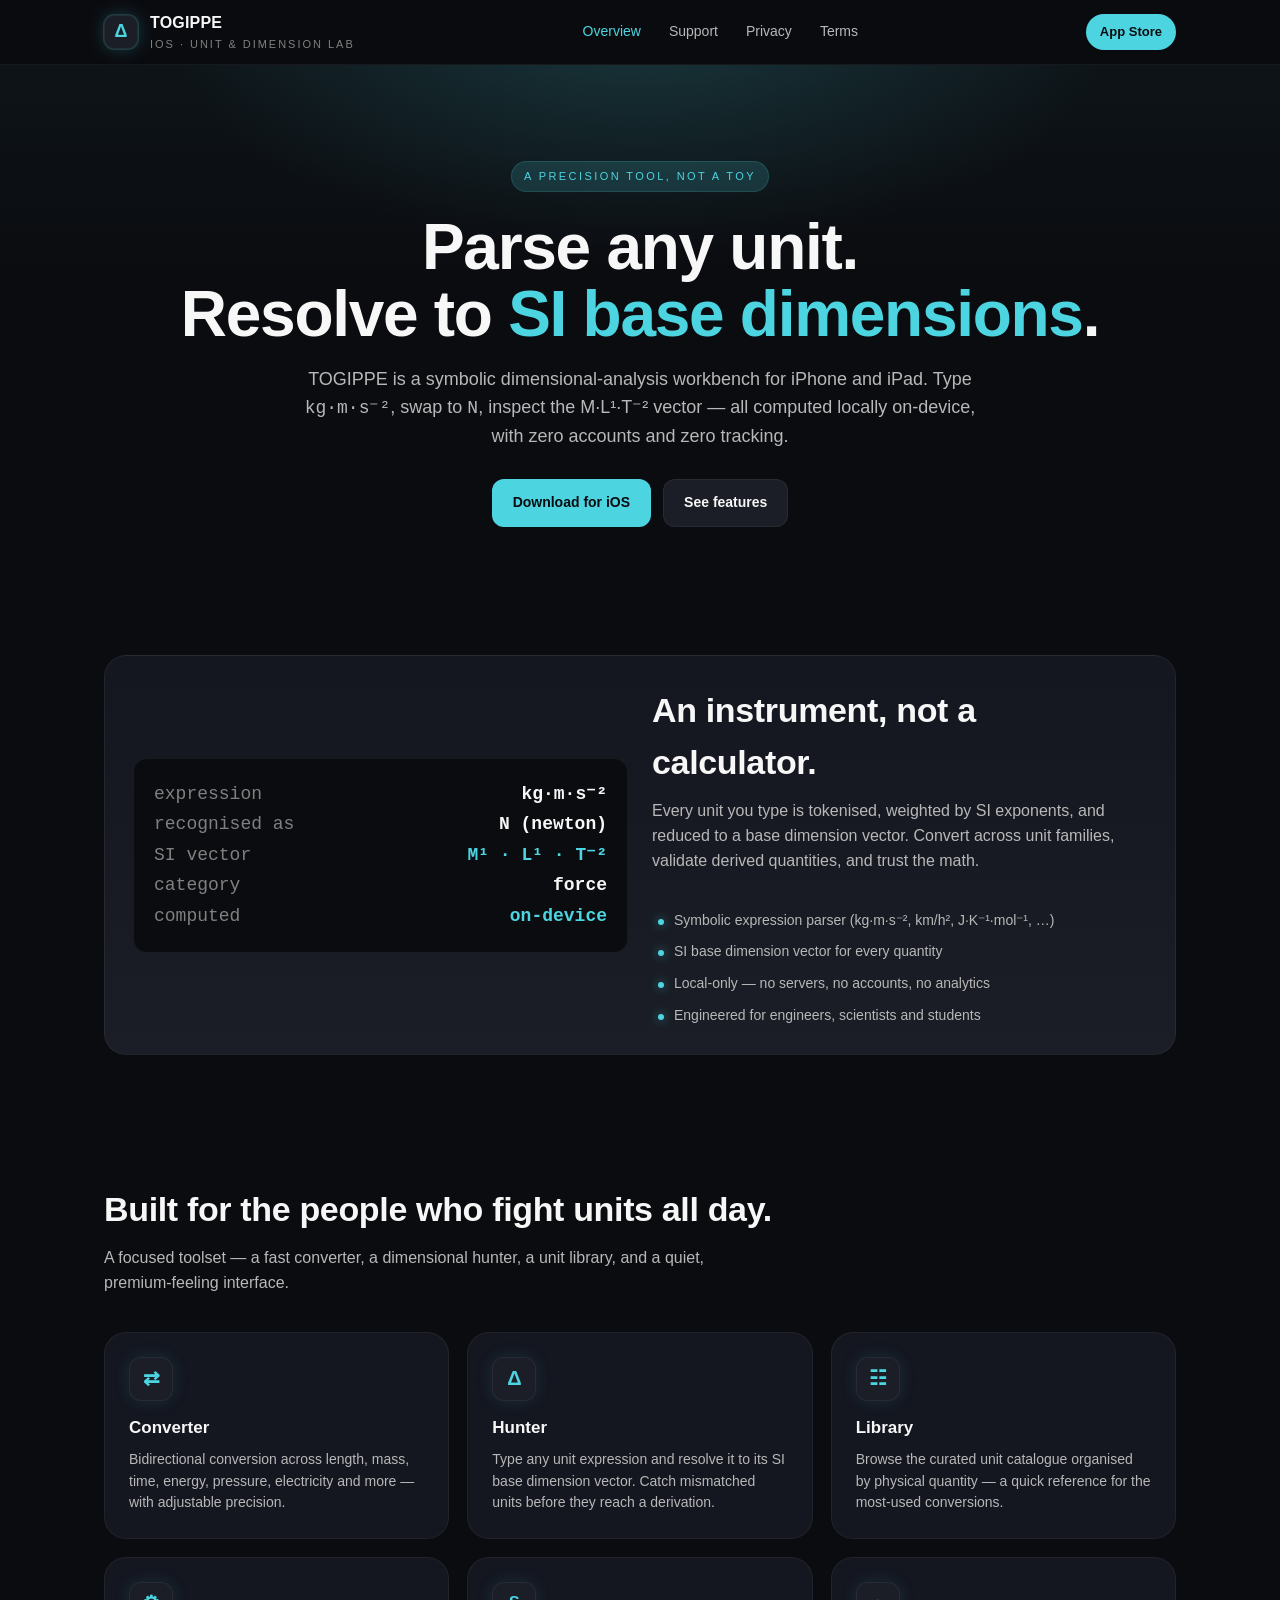
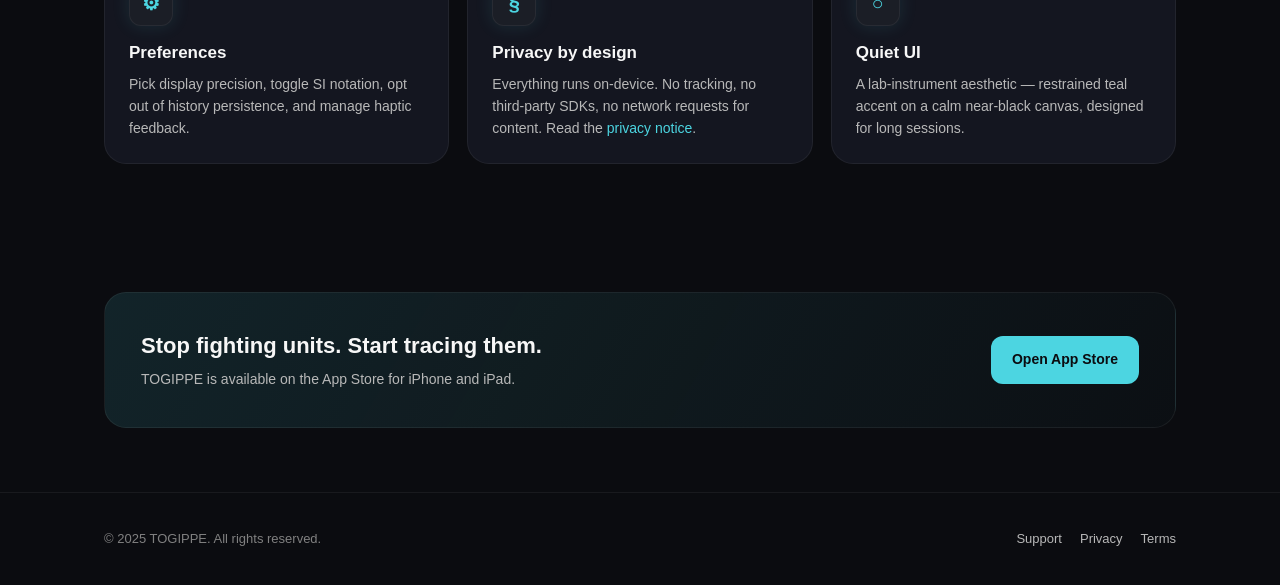
<file: index.html>
<!DOCTYPE html>
<html lang="en">
<head>
  <meta charset="UTF-8" />
  <meta name="viewport" content="width=device-width, initial-scale=1.0" />
  <meta name="description" content="TOGIPPE — a precision unit converter and dimensional analysis tool for engineers, scientists and students. Parse any unit expression and resolve it to SI base dimensions on-device." />
  <meta name="theme-color" content="#0B0C10" />
  <title>TOGIPPE — Parse. Convert. Inspect.</title>
  <link rel="stylesheet" href="style.css" />
</head>
<body>

  <!-- NAV -->
  <nav class="nav">
    <div class="container nav-inner">
      <a href="index.html" class="brand">
        <span class="brand-mark">Δ</span>
        <span>
          <div class="brand-name">TOGIPPE</div>
          <div class="brand-sub">iOS · Unit &amp; Dimension Lab</div>
        </span>
      </a>
      <div class="nav-links">
        <a href="index.html" class="active">Overview</a>
        <a href="support.html">Support</a>
        <a href="privacy.html">Privacy</a>
        <a href="terms.html">Terms</a>
      </div>
      <a class="nav-cta" href="https://apps.apple.com/" target="_blank" rel="noopener">App Store</a>
    </div>
  </nav>

  <!-- HERO -->
  <header class="hero">
    <div class="container hero-inner">
      <span class="hero-eyebrow">A precision tool, not a toy</span>
      <h1>Parse any unit.<br/>Resolve to <span class="accent">SI base dimensions</span>.</h1>
      <p class="lead">
        TOGIPPE is a symbolic dimensional-analysis workbench for iPhone and iPad.
        Type <code>kg·m·s⁻²</code>, swap to <code>N</code>, inspect the M·L¹·T⁻² vector —
        all computed locally on-device, with zero accounts and zero tracking.
      </p>
      <div class="hero-actions">
        <a class="btn btn-primary" href="https://apps.apple.com/" target="_blank" rel="noopener">Download for iOS</a>
        <a class="btn btn-ghost" href="#features">See features</a>
      </div>
    </div>
  </header>

  <!-- DEMO -->
  <section>
    <div class="container">
      <div class="demo">
        <div class="demo-formula" aria-label="Example dimensional analysis">
          <div class="row"><span class="k">expression</span><span class="v">kg·m·s⁻²</span></div>
          <div class="row"><span class="k">recognised as</span><span class="v">N (newton)</span></div>
          <div class="row"><span class="k">SI vector</span><span class="v accent">M¹ · L¹ · T⁻²</span></div>
          <div class="row"><span class="k">category</span><span class="v">force</span></div>
          <div class="row"><span class="k">computed</span><span class="v accent">on-device</span></div>
        </div>
        <div>
          <h2 class="section-title">An instrument, not a calculator.</h2>
          <p class="section-sub">
            Every unit you type is tokenised, weighted by SI exponents, and reduced to a base
            dimension vector. Convert across unit families, validate derived quantities,
            and trust the math.
          </p>
          <ul class="bullets">
            <li>Symbolic expression parser (kg·m·s⁻², km/h², J·K⁻¹·mol⁻¹, …)</li>
            <li>SI base dimension vector for every quantity</li>
            <li>Local-only — no servers, no accounts, no analytics</li>
            <li>Engineered for engineers, scientists and students</li>
          </ul>
        </div>
      </div>
    </div>
  </section>

  <!-- FEATURES -->
  <section id="features">
    <div class="container">
      <h2 class="section-title">Built for the people who fight units all day.</h2>
      <p class="section-sub">
        A focused toolset — a fast converter, a dimensional hunter, a unit library,
        and a quiet, premium-feeling interface.
      </p>

      <div class="grid">
        <div class="card">
          <div class="glyph">⇄</div>
          <h3>Converter</h3>
          <p>Bidirectional conversion across length, mass, time, energy, pressure, electricity and more — with adjustable precision.</p>
        </div>
        <div class="card">
          <div class="glyph">Δ</div>
          <h3>Hunter</h3>
          <p>Type any unit expression and resolve it to its SI base dimension vector. Catch mismatched units before they reach a derivation.</p>
        </div>
        <div class="card">
          <div class="glyph">☷</div>
          <h3>Library</h3>
          <p>Browse the curated unit catalogue organised by physical quantity — a quick reference for the most-used conversions.</p>
        </div>
        <div class="card">
          <div class="glyph">⚙︎</div>
          <h3>Preferences</h3>
          <p>Pick display precision, toggle SI notation, opt out of history persistence, and manage haptic feedback.</p>
        </div>
        <div class="card">
          <div class="glyph">§</div>
          <h3>Privacy by design</h3>
          <p>Everything runs on-device. No tracking, no third-party SDKs, no network requests for content. Read the <a href="privacy.html">privacy notice</a>.</p>
        </div>
        <div class="card">
          <div class="glyph">○</div>
          <h3>Quiet UI</h3>
          <p>A lab-instrument aesthetic — restrained teal accent on a calm near-black canvas, designed for long sessions.</p>
        </div>
      </div>
    </div>
  </section>

  <!-- CTA -->
  <section>
    <div class="container">
      <div class="cta-strip">
        <div>
          <h3>Stop fighting units. Start tracing them.</h3>
          <p>TOGIPPE is available on the App Store for iPhone and iPad.</p>
        </div>
        <a class="btn btn-primary" href="https://apps.apple.com/" target="_blank" rel="noopener">Open App Store</a>
      </div>
    </div>
  </section>

  <!-- FOOTER -->
  <footer>
    <div class="container foot-inner">
      <div>© 2025 TOGIPPE. All rights reserved.</div>
      <div class="foot-links">
        <a href="support.html">Support</a>
        <a href="privacy.html">Privacy</a>
        <a href="terms.html">Terms</a>
      </div>
    </div>
  </footer>

</body>
</html>
</file>
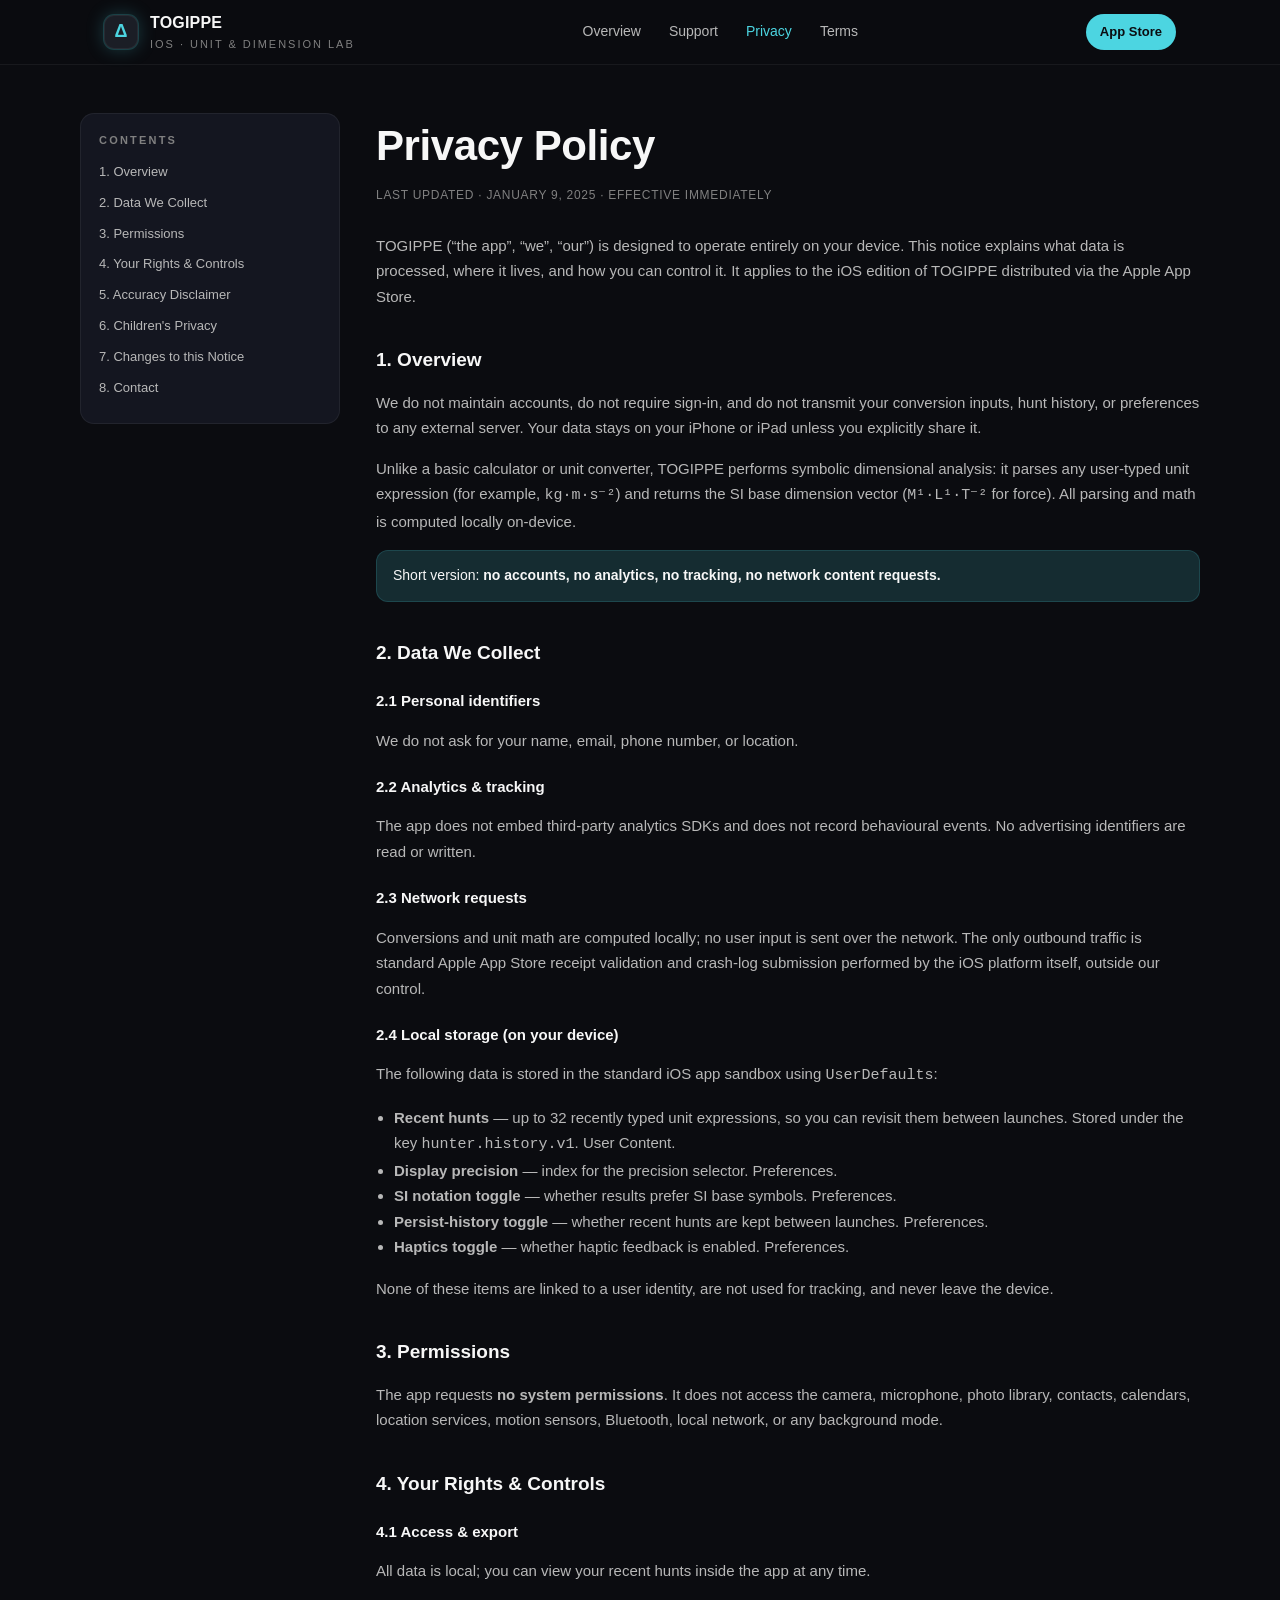
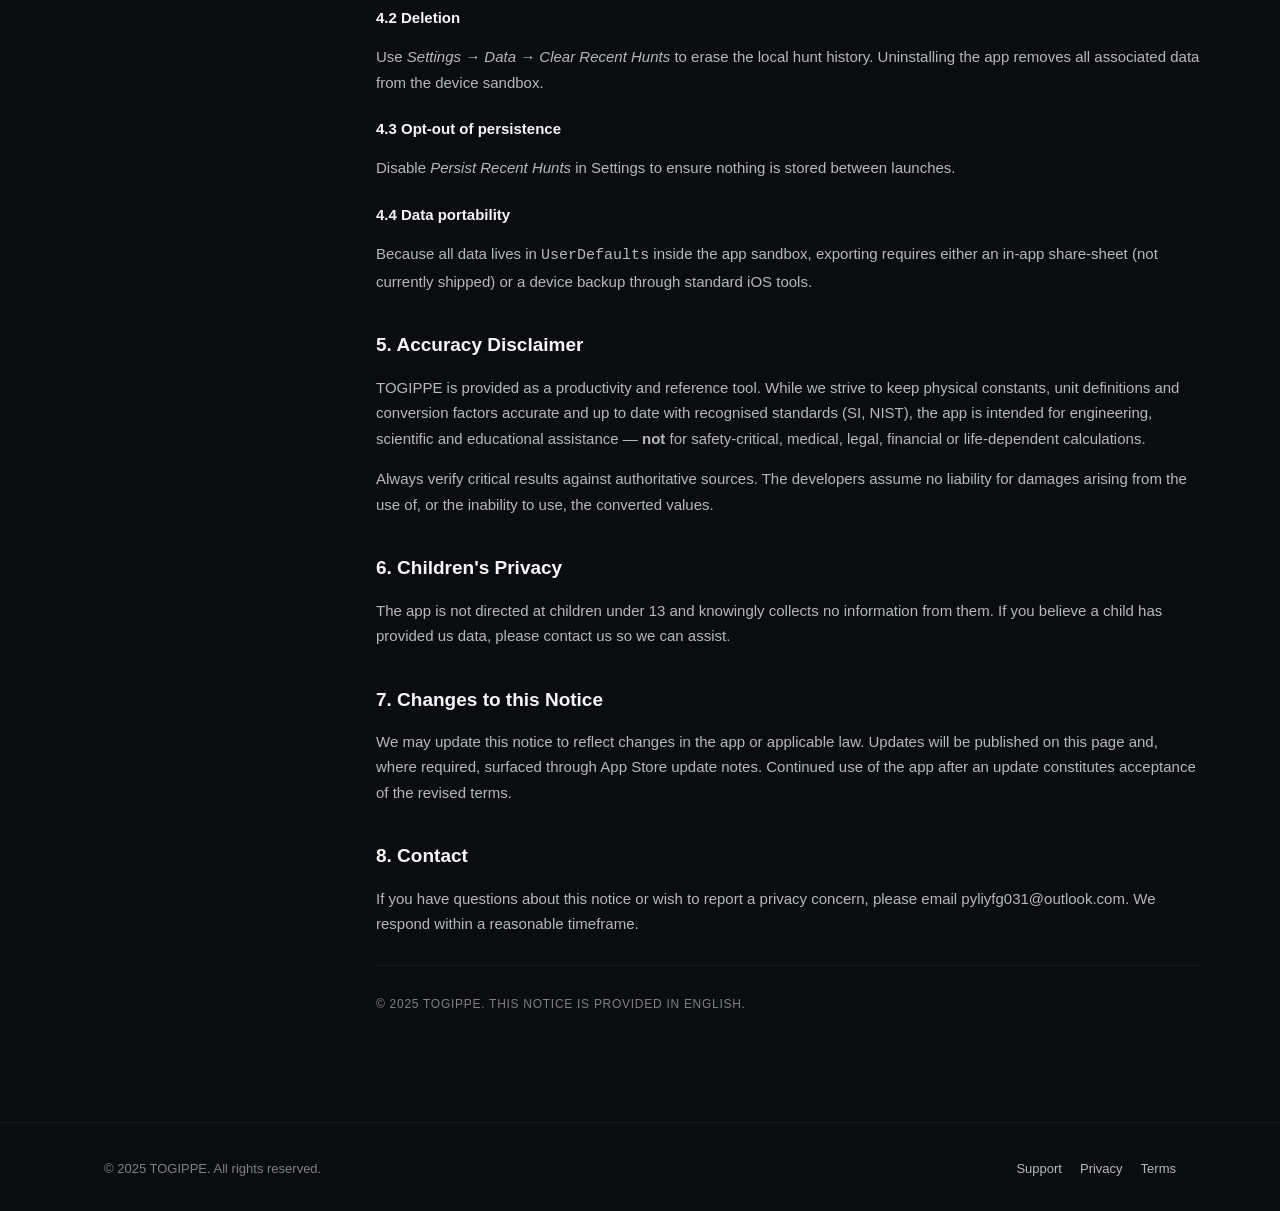
<file: privacy.html>
<!DOCTYPE html>
<html lang="en">
<head>
  <meta charset="UTF-8" />
  <meta name="viewport" content="width=device-width, initial-scale=1.0" />
  <meta name="description" content="TOGIPPE Privacy Policy — how the app handles your data, what is stored locally, and what is never collected." />
  <meta name="theme-color" content="#0B0C10" />
  <title>Privacy Policy — TOGIPPE</title>
  <link rel="stylesheet" href="style.css" />
</head>
<body>

  <!-- NAV -->
  <nav class="nav">
    <div class="container nav-inner">
      <a href="index.html" class="brand">
        <span class="brand-mark">Δ</span>
        <span>
          <div class="brand-name">TOGIPPE</div>
          <div class="brand-sub">iOS · Unit &amp; Dimension Lab</div>
        </span>
      </a>
      <div class="nav-links">
        <a href="index.html">Overview</a>
        <a href="support.html">Support</a>
        <a href="privacy.html" class="active">Privacy</a>
        <a href="terms.html">Terms</a>
      </div>
      <a class="nav-cta" href="https://apps.apple.com/" target="_blank" rel="noopener">App Store</a>
    </div>
  </nav>

  <main class="container legal-layout">

    <!-- TOC -->
    <aside class="toc">
      <h4>Contents</h4>
      <ul>
        <li><a href="#overview">1. Overview</a></li>
        <li><a href="#collect">2. Data We Collect</a></li>
        <li><a href="#permissions">3. Permissions</a></li>
        <li><a href="#rights">4. Your Rights &amp; Controls</a></li>
        <li><a href="#disclaimer">5. Accuracy Disclaimer</a></li>
        <li><a href="#children">6. Children's Privacy</a></li>
        <li><a href="#changes">7. Changes to this Notice</a></li>
        <li><a href="#contact">8. Contact</a></li>
      </ul>
    </aside>

    <!-- ARTICLE -->
    <article class="legal">
      <h1>Privacy Policy</h1>
      <div class="meta">Last updated · January 9, 2025  ·  Effective immediately</div>

      <p>
        TOGIPPE (“the app”, “we”, “our”) is designed to operate entirely on your device.
        This notice explains what data is processed, where it lives, and how you can control it.
        It applies to the iOS edition of TOGIPPE distributed via the Apple App Store.
      </p>

      <h2 id="overview">1. Overview</h2>
      <p>
        We do not maintain accounts, do not require sign-in, and do not transmit your conversion
        inputs, hunt history, or preferences to any external server. Your data stays on your
        iPhone or iPad unless you explicitly share it.
      </p>
      <p>
        Unlike a basic calculator or unit converter, TOGIPPE performs symbolic
        dimensional analysis: it parses any user-typed unit expression (for example,
        <code>kg·m·s⁻²</code>) and returns the SI base dimension vector
        (<code>M¹·L¹·T⁻²</code> for force). All parsing and math is computed locally on-device.
      </p>

      <div class="callout">
        Short version: <strong>no accounts, no analytics, no tracking, no network content requests.</strong>
      </div>

      <h2 id="collect">2. Data We Collect</h2>

      <h3>2.1 Personal identifiers</h3>
      <p>We do not ask for your name, email, phone number, or location.</p>

      <h3>2.2 Analytics &amp; tracking</h3>
      <p>
        The app does not embed third-party analytics SDKs and does not record behavioural events.
        No advertising identifiers are read or written.
      </p>

      <h3>2.3 Network requests</h3>
      <p>
        Conversions and unit math are computed locally; no user input is sent over the network.
        The only outbound traffic is standard Apple App Store receipt validation and
        crash-log submission performed by the iOS platform itself, outside our control.
      </p>

      <h3>2.4 Local storage (on your device)</h3>
      <p>The following data is stored in the standard iOS app sandbox using <code>UserDefaults</code>:</p>
      <ul>
        <li><strong>Recent hunts</strong> — up to 32 recently typed unit expressions, so you can revisit them between launches. Stored under the key <code>hunter.history.v1</code>. User Content.</li>
        <li><strong>Display precision</strong> — index for the precision selector. Preferences.</li>
        <li><strong>SI notation toggle</strong> — whether results prefer SI base symbols. Preferences.</li>
        <li><strong>Persist-history toggle</strong> — whether recent hunts are kept between launches. Preferences.</li>
        <li><strong>Haptics toggle</strong> — whether haptic feedback is enabled. Preferences.</li>
      </ul>
      <p>
        None of these items are linked to a user identity, are not used for tracking,
        and never leave the device.
      </p>

      <h2 id="permissions">3. Permissions</h2>
      <p>
        The app requests <strong>no system permissions</strong>. It does not access the camera,
        microphone, photo library, contacts, calendars, location services, motion sensors,
        Bluetooth, local network, or any background mode.
      </p>

      <h2 id="rights">4. Your Rights &amp; Controls</h2>

      <h3>4.1 Access &amp; export</h3>
      <p>
        All data is local; you can view your recent hunts inside the app at any time.
      </p>

      <h3>4.2 Deletion</h3>
      <p>
        Use <em>Settings → Data → Clear Recent Hunts</em> to erase the local hunt history.
        Uninstalling the app removes all associated data from the device sandbox.
      </p>

      <h3>4.3 Opt-out of persistence</h3>
      <p>
        Disable <em>Persist Recent Hunts</em> in Settings to ensure nothing is stored between launches.
      </p>

      <h3>4.4 Data portability</h3>
      <p>
        Because all data lives in <code>UserDefaults</code> inside the app sandbox, exporting
        requires either an in-app share-sheet (not currently shipped) or a device backup through
        standard iOS tools.
      </p>

      <h2 id="disclaimer">5. Accuracy Disclaimer</h2>
      <p>
        TOGIPPE is provided as a productivity and reference tool. While we strive to keep
        physical constants, unit definitions and conversion factors accurate and up to date with
        recognised standards (SI, NIST), the app is intended for engineering, scientific and
        educational assistance — <strong>not</strong> for safety-critical, medical, legal,
        financial or life-dependent calculations.
      </p>
      <p>
        Always verify critical results against authoritative sources. The developers assume no
        liability for damages arising from the use of, or the inability to use, the converted values.
      </p>

      <h2 id="children">6. Children's Privacy</h2>
      <p>
        The app is not directed at children under 13 and knowingly collects no information
        from them. If you believe a child has provided us data, please contact us so we can assist.
      </p>

      <h2 id="changes">7. Changes to this Notice</h2>
      <p>
        We may update this notice to reflect changes in the app or applicable law.
        Updates will be published on this page and, where required, surfaced through
        App Store update notes. Continued use of the app after an update constitutes
        acceptance of the revised terms.
      </p>

      <h2 id="contact">8. Contact</h2>
      <p>
        If you have questions about this notice or wish to report a privacy concern,
        please email pyliyfg031@outlook.com.
        We respond within a reasonable timeframe.
      </p>

      <hr />
      <p class="meta">© 2025 TOGIPPE. This notice is provided in English.</p>
    </article>
  </main>

  <!-- FOOTER -->
  <footer>
    <div class="container foot-inner">
      <div>© 2025 TOGIPPE. All rights reserved.</div>
      <div class="foot-links">
        <a href="support.html">Support</a>
        <a href="privacy.html">Privacy</a>
        <a href="terms.html">Terms</a>
      </div>
    </div>
  </footer>

</body>
</html>
</file>
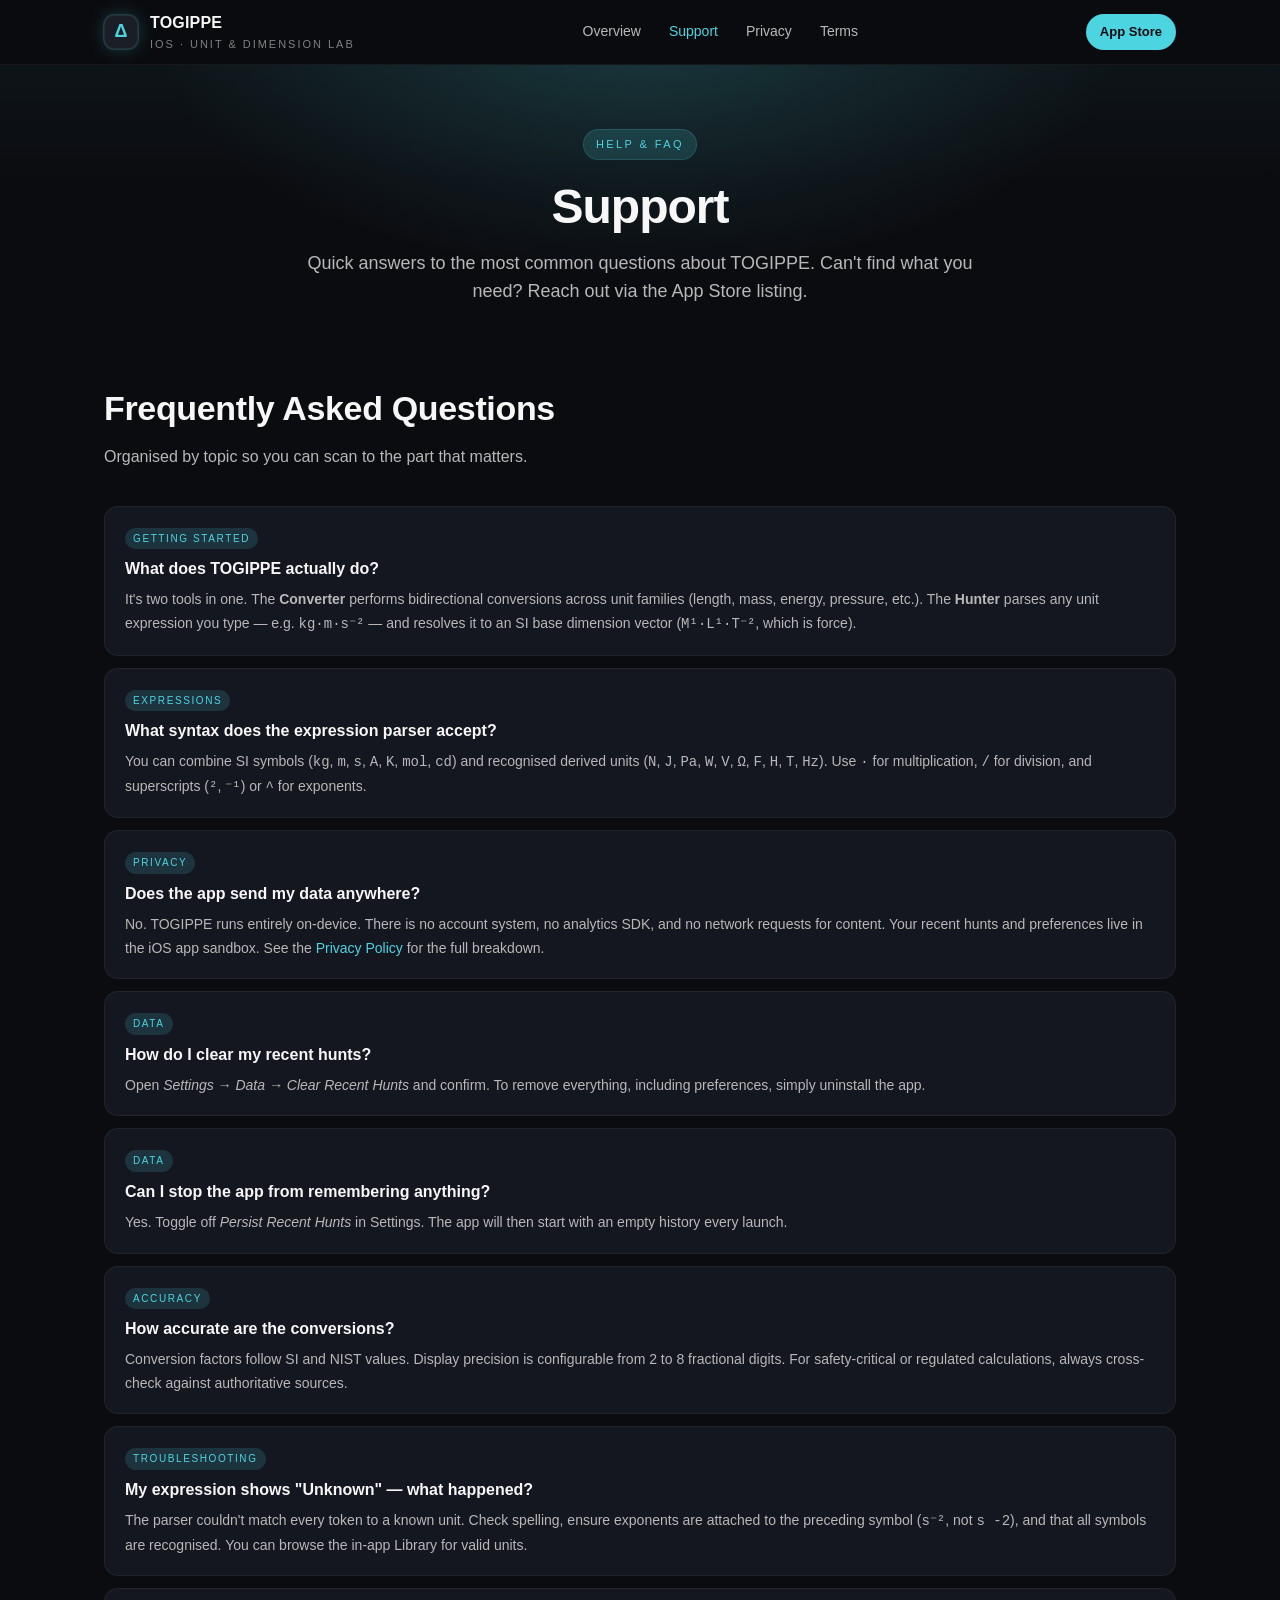
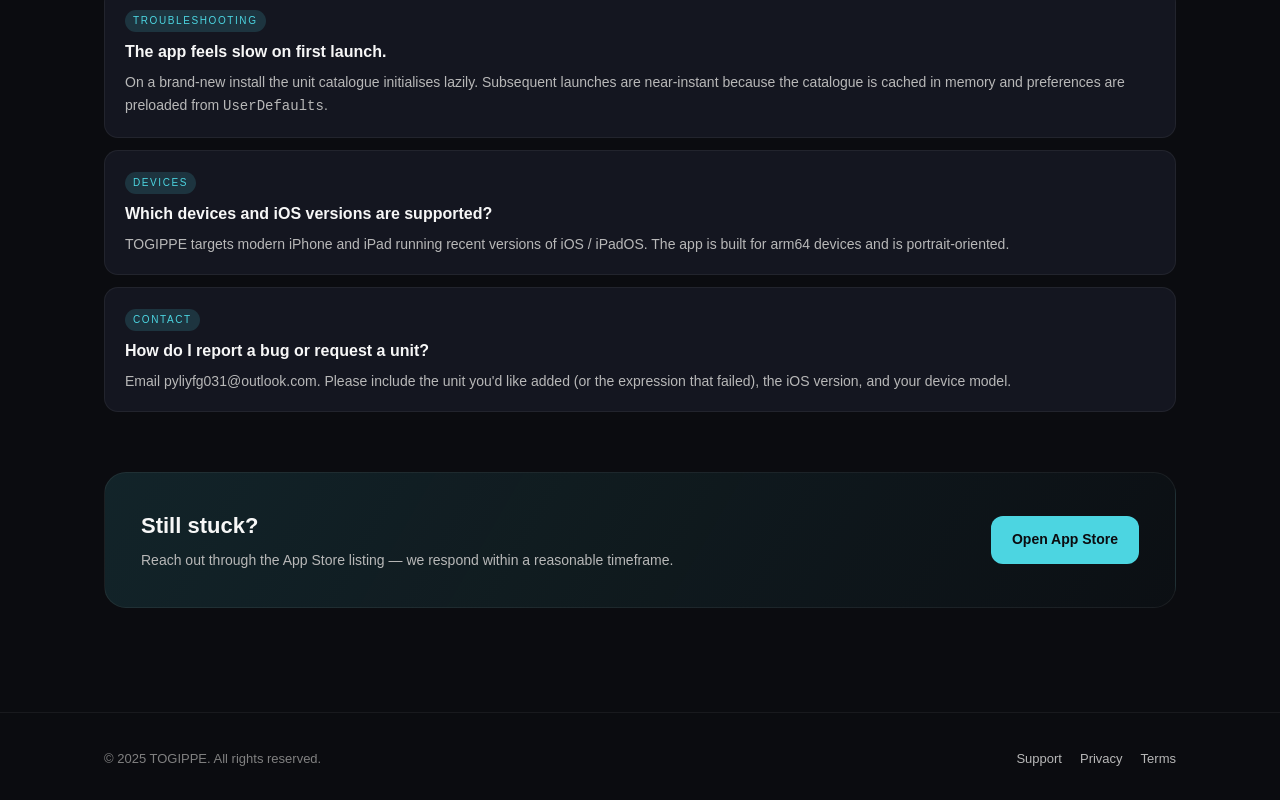
<file: support.html>
<!DOCTYPE html>
<html lang="en">
<head>
  <meta charset="UTF-8" />
  <meta name="viewport" content="width=device-width, initial-scale=1.0" />
  <meta name="description" content="TOGIPPE Support — FAQs, troubleshooting tips, and how to reach the developer." />
  <meta name="theme-color" content="#0B0C10" />
  <title>Support — TOGIPPE</title>
  <link rel="stylesheet" href="style.css" />
</head>
<body>

  <!-- NAV -->
  <nav class="nav">
    <div class="container nav-inner">
      <a href="index.html" class="brand">
        <span class="brand-mark">Δ</span>
        <span>
          <div class="brand-name">TOGIPPE</div>
          <div class="brand-sub">iOS · Unit &amp; Dimension Lab</div>
        </span>
      </a>
      <div class="nav-links">
        <a href="index.html">Overview</a>
        <a href="support.html" class="active">Support</a>
        <a href="privacy.html">Privacy</a>
        <a href="terms.html">Terms</a>
      </div>
      <a class="nav-cta" href="https://apps.apple.com/" target="_blank" rel="noopener">App Store</a>
    </div>
  </nav>

  <header class="hero" style="padding: 64px 0 24px;">
    <div class="container hero-inner">
      <span class="hero-eyebrow">Help &amp; FAQ</span>
      <h1 style="font-size: clamp(32px, 5vw, 48px);">Support</h1>
      <p class="lead">
        Quick answers to the most common questions about TOGIPPE.
        Can't find what you need? Reach out via the App Store listing.
      </p>
    </div>
  </header>

  <main class="container" style="padding-bottom: 80px;">

    <!-- FAQ -->
    <section style="padding: 24px 0;">
      <h2 class="section-title">Frequently Asked Questions</h2>
      <p class="section-sub">Organised by topic so you can scan to the part that matters.</p>

      <div class="faq-item">
        <span class="tag">Getting started</span>
        <h3>What does TOGIPPE actually do?</h3>
        <p>
          It's two tools in one. The <strong>Converter</strong> performs bidirectional
          conversions across unit families (length, mass, energy, pressure, etc.).
          The <strong>Hunter</strong> parses any unit expression you type — e.g.
          <code>kg·m·s⁻²</code> — and resolves it to an SI base dimension vector
          (<code>M¹·L¹·T⁻²</code>, which is force).
        </p>
      </div>

      <div class="faq-item">
        <span class="tag">Expressions</span>
        <h3>What syntax does the expression parser accept?</h3>
        <p>
          You can combine SI symbols (<code>kg</code>, <code>m</code>, <code>s</code>,
          <code>A</code>, <code>K</code>, <code>mol</code>, <code>cd</code>) and recognised
          derived units (<code>N</code>, <code>J</code>, <code>Pa</code>, <code>W</code>,
          <code>V</code>, <code>Ω</code>, <code>F</code>, <code>H</code>, <code>T</code>,
          <code>Hz</code>). Use <code>·</code> for multiplication, <code>/</code> for division,
          and superscripts (<code>²</code>, <code>⁻¹</code>) or <code>^</code> for exponents.
        </p>
      </div>

      <div class="faq-item">
        <span class="tag">Privacy</span>
        <h3>Does the app send my data anywhere?</h3>
        <p>
          No. TOGIPPE runs entirely on-device. There is no account system,
          no analytics SDK, and no network requests for content. Your recent hunts and
          preferences live in the iOS app sandbox. See the
          <a href="privacy.html">Privacy Policy</a> for the full breakdown.
        </p>
      </div>

      <div class="faq-item">
        <span class="tag">Data</span>
        <h3>How do I clear my recent hunts?</h3>
        <p>
          Open <em>Settings → Data → Clear Recent Hunts</em> and confirm. To remove
          everything, including preferences, simply uninstall the app.
        </p>
      </div>

      <div class="faq-item">
        <span class="tag">Data</span>
        <h3>Can I stop the app from remembering anything?</h3>
        <p>
          Yes. Toggle off <em>Persist Recent Hunts</em> in Settings. The app will then
          start with an empty history every launch.
        </p>
      </div>

      <div class="faq-item">
        <span class="tag">Accuracy</span>
        <h3>How accurate are the conversions?</h3>
        <p>
          Conversion factors follow SI and NIST values. Display precision is configurable
          from 2 to 8 fractional digits. For safety-critical or regulated calculations,
          always cross-check against authoritative sources.
        </p>
      </div>

      <div class="faq-item">
        <span class="tag">Troubleshooting</span>
        <h3>My expression shows "Unknown" — what happened?</h3>
        <p>
          The parser couldn't match every token to a known unit. Check spelling, ensure
          exponents are attached to the preceding symbol (<code>s⁻²</code>, not <code>s -2</code>),
          and that all symbols are recognised. You can browse the in-app Library for valid units.
        </p>
      </div>

      <div class="faq-item">
        <span class="tag">Troubleshooting</span>
        <h3>The app feels slow on first launch.</h3>
        <p>
          On a brand-new install the unit catalogue initialises lazily. Subsequent
          launches are near-instant because the catalogue is cached in memory and
          preferences are preloaded from <code>UserDefaults</code>.
        </p>
      </div>

      <div class="faq-item">
        <span class="tag">Devices</span>
        <h3>Which devices and iOS versions are supported?</h3>
        <p>
          TOGIPPE targets modern iPhone and iPad running recent versions of
          iOS / iPadOS. The app is built for arm64 devices and is portrait-oriented.
        </p>
      </div>

      <div class="faq-item">
        <span class="tag">Contact</span>
        <h3>How do I report a bug or request a unit?</h3>
        <p>
          Email pyliyfg031@outlook.com. Please include
          the unit you'd like added (or the expression that failed), the iOS version, and
          your device model.
        </p>
      </div>
    </section>

    <!-- CONTACT -->
    <section style="padding: 24px 0;">
      <div class="cta-strip">
        <div>
          <h3>Still stuck?</h3>
          <p>Reach out through the App Store listing — we respond within a reasonable timeframe.</p>
        </div>
        <a class="btn btn-primary" href="https://apps.apple.com/" target="_blank" rel="noopener">Open App Store</a>
      </div>
    </section>

  </main>

  <!-- FOOTER -->
  <footer>
    <div class="container foot-inner">
      <div>© 2025 TOGIPPE. All rights reserved.</div>
      <div class="foot-links">
        <a href="support.html">Support</a>
        <a href="privacy.html">Privacy</a>
        <a href="terms.html">Terms</a>
      </div>
    </div>
  </footer>

</body>
</html>
</file>
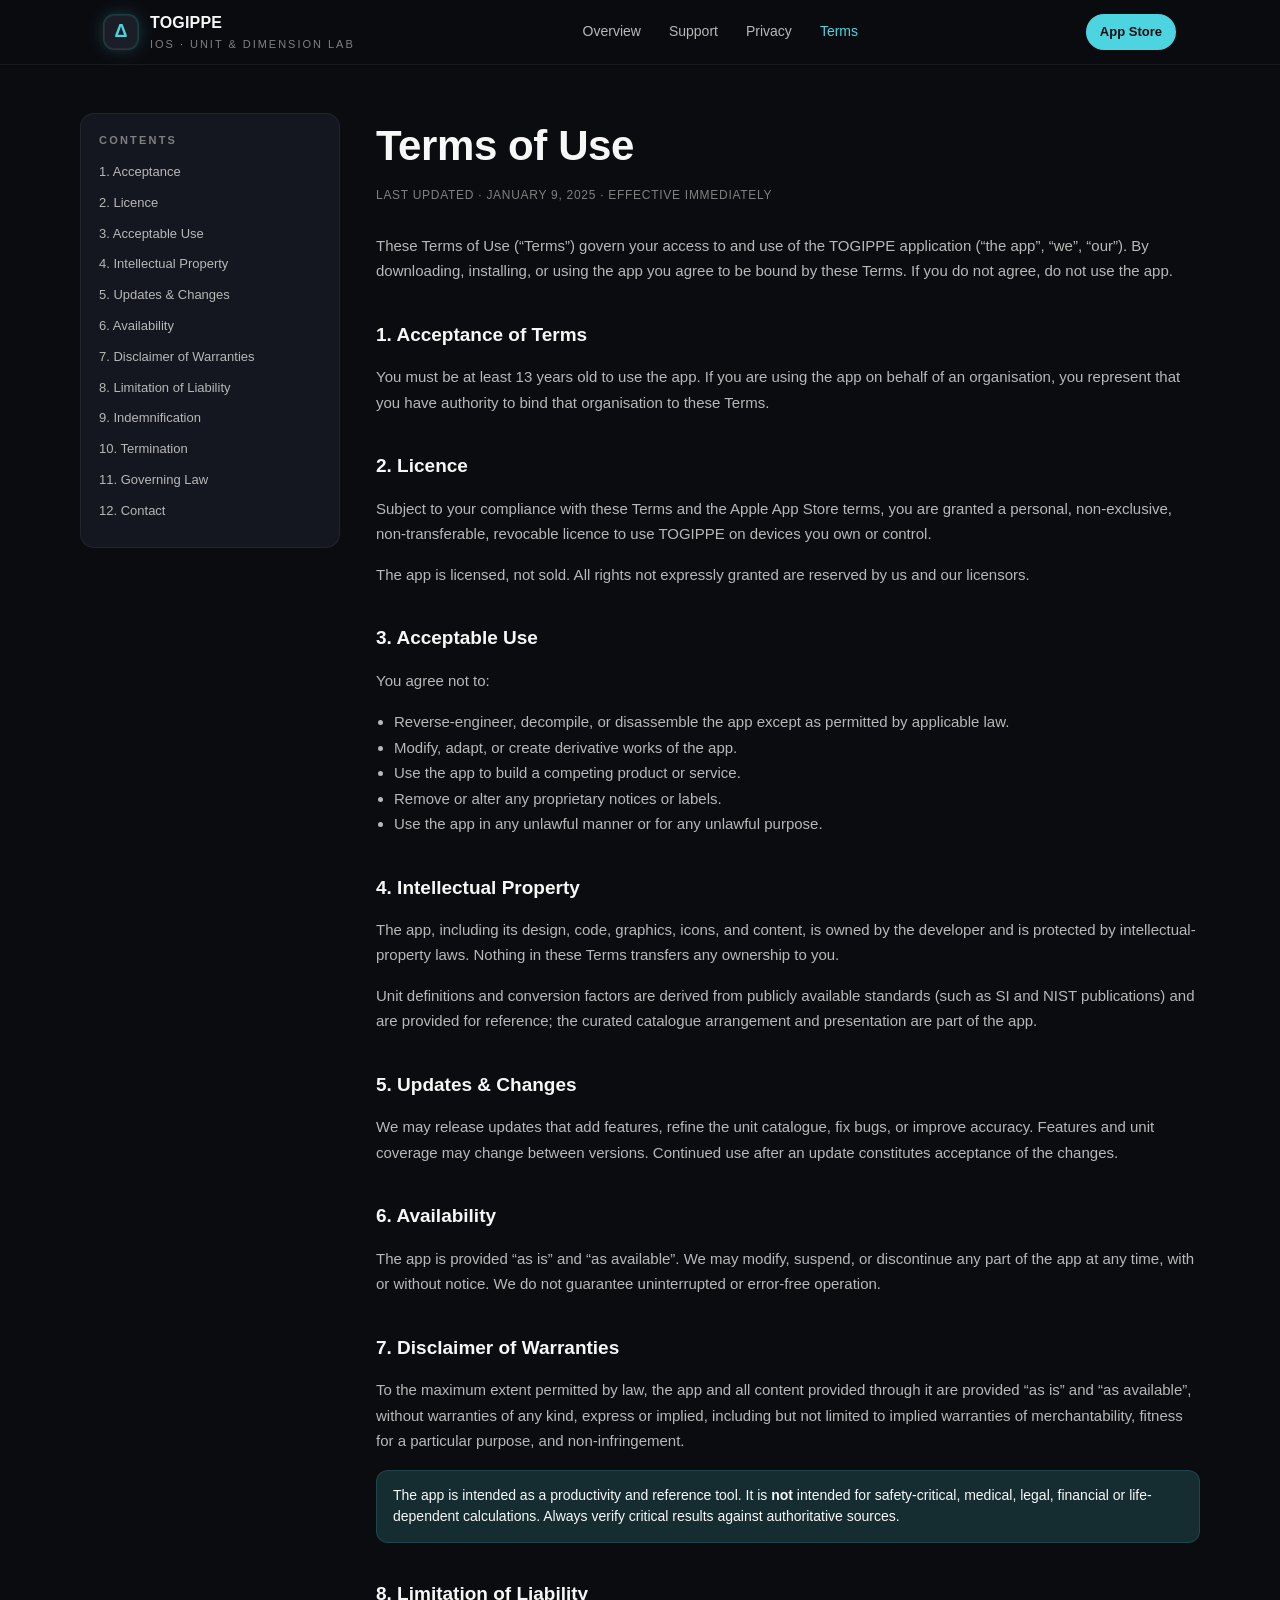
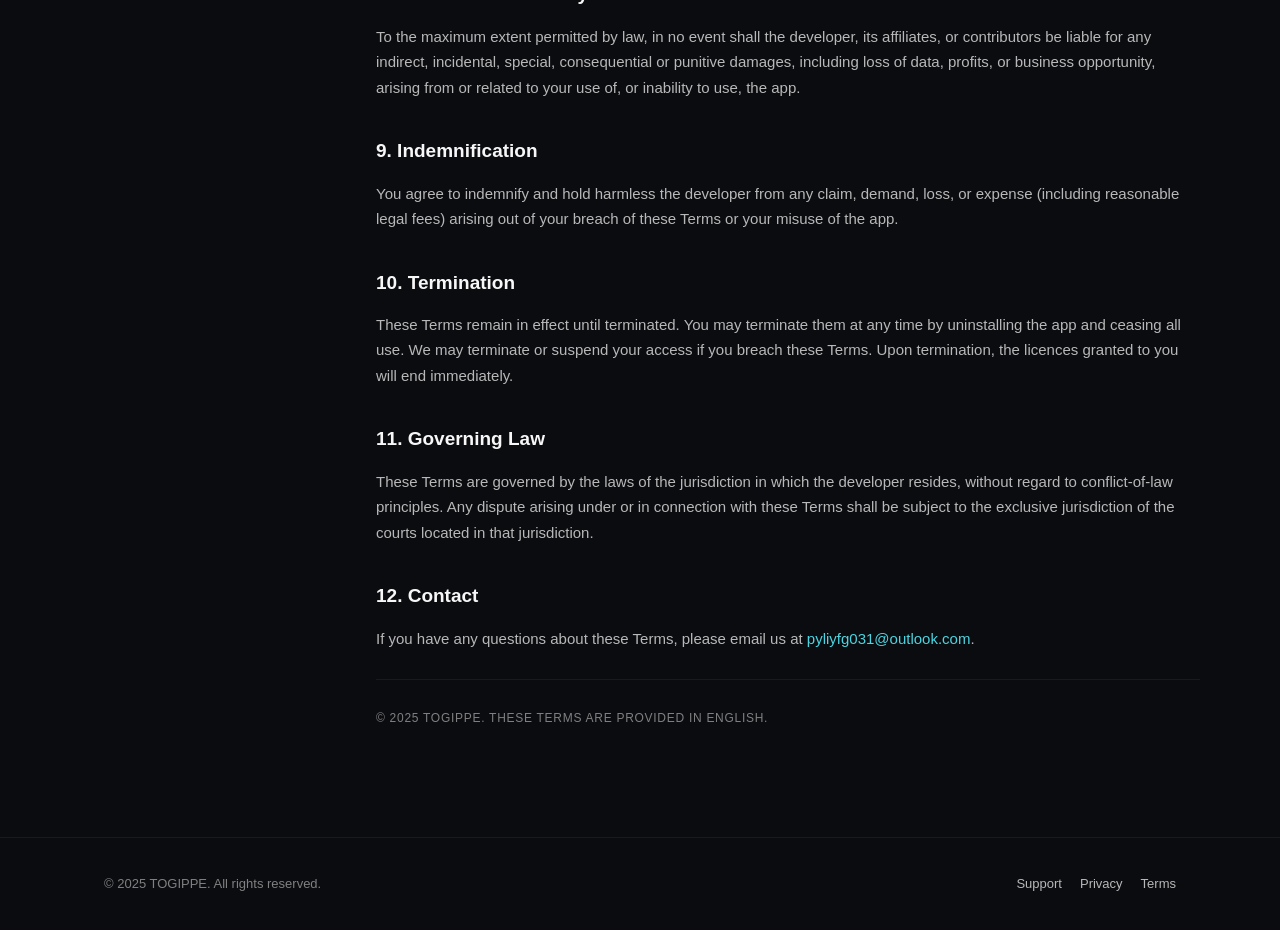
<file: terms.html>
<!DOCTYPE html>
<html lang="en">
<head>
  <meta charset="UTF-8" />
  <meta name="viewport" content="width=device-width, initial-scale=1.0" />
  <meta name="description" content="TOGIPPE Terms of Use — the agreement governing your use of the TOGIPPE iOS app." />
  <meta name="theme-color" content="#0B0C10" />
  <title>Terms of Use — TOGIPPE</title>
  <link rel="stylesheet" href="style.css" />
</head>
<body>

  <!-- NAV -->
  <nav class="nav">
    <div class="container nav-inner">
      <a href="index.html" class="brand">
        <span class="brand-mark">Δ</span>
        <span>
          <div class="brand-name">TOGIPPE</div>
          <div class="brand-sub">iOS · Unit &amp; Dimension Lab</div>
        </span>
      </a>
      <div class="nav-links">
        <a href="index.html">Overview</a>
        <a href="support.html">Support</a>
        <a href="privacy.html">Privacy</a>
        <a href="terms.html" class="active">Terms</a>
      </div>
      <a class="nav-cta" href="https://apps.apple.com/" target="_blank" rel="noopener">App Store</a>
    </div>
  </nav>

  <main class="container legal-layout">

    <!-- TOC -->
    <aside class="toc">
      <h4>Contents</h4>
      <ul>
        <li><a href="#acceptance">1. Acceptance</a></li>
        <li><a href="#licence">2. Licence</a></li>
        <li><a href="#use">3. Acceptable Use</a></li>
        <li><a href="#ip">4. Intellectual Property</a></li>
        <li><a href="#updates">5. Updates &amp; Changes</a></li>
        <li><a href="#availability">6. Availability</a></li>
        <li><a href="#disclaimer">7. Disclaimer of Warranties</a></li>
        <li><a href="#liability">8. Limitation of Liability</a></li>
        <li><a href="#indemnity">9. Indemnification</a></li>
        <li><a href="#termination">10. Termination</a></li>
        <li><a href="#law">11. Governing Law</a></li>
        <li><a href="#contact">12. Contact</a></li>
      </ul>
    </aside>

    <!-- ARTICLE -->
    <article class="legal">
      <h1>Terms of Use</h1>
      <div class="meta">Last updated · January 9, 2025  ·  Effective immediately</div>

      <p>
        These Terms of Use (“Terms”) govern your access to and use of the TOGIPPE
        application (“the app”, “we”, “our”). By downloading, installing, or using the app
        you agree to be bound by these Terms. If you do not agree, do not use the app.
      </p>

      <h2 id="acceptance">1. Acceptance of Terms</h2>
      <p>
        You must be at least 13 years old to use the app. If you are using the app on behalf
        of an organisation, you represent that you have authority to bind that organisation
        to these Terms.
      </p>

      <h2 id="licence">2. Licence</h2>
      <p>
        Subject to your compliance with these Terms and the Apple App Store terms,
        you are granted a personal, non-exclusive, non-transferable, revocable licence
        to use TOGIPPE on devices you own or control.
      </p>
      <p>
        The app is licensed, not sold. All rights not expressly granted are reserved by us
        and our licensors.
      </p>

      <h2 id="use">3. Acceptable Use</h2>
      <p>You agree not to:</p>
      <ul>
        <li>Reverse-engineer, decompile, or disassemble the app except as permitted by applicable law.</li>
        <li>Modify, adapt, or create derivative works of the app.</li>
        <li>Use the app to build a competing product or service.</li>
        <li>Remove or alter any proprietary notices or labels.</li>
        <li>Use the app in any unlawful manner or for any unlawful purpose.</li>
      </ul>

      <h2 id="ip">4. Intellectual Property</h2>
      <p>
        The app, including its design, code, graphics, icons, and content, is owned by the
        developer and is protected by intellectual-property laws. Nothing in these Terms
        transfers any ownership to you.
      </p>
      <p>
        Unit definitions and conversion factors are derived from publicly available standards
        (such as SI and NIST publications) and are provided for reference; the curated
        catalogue arrangement and presentation are part of the app.
      </p>

      <h2 id="updates">5. Updates &amp; Changes</h2>
      <p>
        We may release updates that add features, refine the unit catalogue, fix bugs, or
        improve accuracy. Features and unit coverage may change between versions.
        Continued use after an update constitutes acceptance of the changes.
      </p>

      <h2 id="availability">6. Availability</h2>
      <p>
        The app is provided “as is” and “as available”. We may modify, suspend, or
        discontinue any part of the app at any time, with or without notice. We do not
        guarantee uninterrupted or error-free operation.
      </p>

      <h2 id="disclaimer">7. Disclaimer of Warranties</h2>
      <p>
        To the maximum extent permitted by law, the app and all content provided through it
        are provided “as is” and “as available”, without warranties of any kind, express or
        implied, including but not limited to implied warranties of merchantability,
        fitness for a particular purpose, and non-infringement.
      </p>
      <div class="callout">
        The app is intended as a productivity and reference tool. It is <strong>not</strong>
        intended for safety-critical, medical, legal, financial or life-dependent calculations.
        Always verify critical results against authoritative sources.
      </div>

      <h2 id="liability">8. Limitation of Liability</h2>
      <p>
        To the maximum extent permitted by law, in no event shall the developer, its
        affiliates, or contributors be liable for any indirect, incidental, special,
        consequential or punitive damages, including loss of data, profits, or business
        opportunity, arising from or related to your use of, or inability to use, the app.
      </p>

      <h2 id="indemnity">9. Indemnification</h2>
      <p>
        You agree to indemnify and hold harmless the developer from any claim, demand,
        loss, or expense (including reasonable legal fees) arising out of your breach of
        these Terms or your misuse of the app.
      </p>

      <h2 id="termination">10. Termination</h2>
      <p>
        These Terms remain in effect until terminated. You may terminate them at any time
        by uninstalling the app and ceasing all use. We may terminate or suspend your
        access if you breach these Terms. Upon termination, the licences granted to you
        will end immediately.
      </p>

      <h2 id="law">11. Governing Law</h2>
      <p>
        These Terms are governed by the laws of the jurisdiction in which the developer
        resides, without regard to conflict-of-law principles. Any dispute arising under
        or in connection with these Terms shall be subject to the exclusive jurisdiction
        of the courts located in that jurisdiction.
      </p>

      <h2 id="contact">12. Contact</h2>
      <p>
        If you have any questions about these Terms, please email us at
        <a href="mailto:pyliyfg031@outlook.com">pyliyfg031@outlook.com</a>.
      </p>

      <hr />
      <p class="meta">© 2025 TOGIPPE. These Terms are provided in English.</p>
    </article>
  </main>

  <!-- FOOTER -->
  <footer>
    <div class="container foot-inner">
      <div>© 2025 TOGIPPE. All rights reserved.</div>
      <div class="foot-links">
        <a href="support.html">Support</a>
        <a href="privacy.html">Privacy</a>
        <a href="terms.html">Terms</a>
      </div>
    </div>
  </footer>

</body>
</html>
</file>
<file: style.css>
/* TOGIPPE — Website Styles
   Mirrors the in-app Theme.swift palette and typography
   for a consistent brand experience across web and iOS. */

:root {
  --canvas:        #0B0C10;
  --surface:       #141620;
  --surface-elev:  #1B1E26;
  --divider:       rgba(255,255,255,0.06);
  --text-primary:  #F7F7F7;
  --text-secondary:#B8B8B8;
  --text-tertiary: #808080;
  --accent:        #4CD5E1;
  --accent-soft:   rgba(76,213,225,0.16);
  --accent-deep:   #237F8A;
  --success:       #65CE8F;
  --warning:       #F6BF5B;
  --danger:        #EF5A70;
  --info:          #8FAAF8;

  --radius-lg: 22px;
  --radius-md: 14px;
  --radius-sm: 10px;

  --container: 1120px;
}

* { box-sizing: border-box; }

html, body {
  margin: 0;
  padding: 0;
  background: var(--canvas);
  color: var(--text-primary);
  font-family: -apple-system, BlinkMacSystemFont, "SF Pro Display", "Segoe UI",
               Roboto, Helvetica, Arial, sans-serif;
  -webkit-font-smoothing: antialiased;
  -moz-osx-font-smoothing: grayscale;
  line-height: 1.55;
}

a { color: var(--accent); text-decoration: none; }
a:hover { text-decoration: underline; }

img { max-width: 100%; display: block; }

.container {
  max-width: var(--container);
  margin: 0 auto;
  padding: 0 24px;
}

/* ---------- NAV ---------- */
.nav {
  position: sticky;
  top: 0;
  z-index: 50;
  background: rgba(11,12,16,0.85);
  backdrop-filter: saturate(140%) blur(14px);
  -webkit-backdrop-filter: saturate(140%) blur(14px);
  border-bottom: 1px solid var(--divider);
}
.nav-inner {
  display: flex;
  align-items: center;
  justify-content: space-between;
  height: 64px;
}
.brand {
  display: flex;
  align-items: center;
  gap: 12px;
  font-weight: 700;
  letter-spacing: 0.2px;
  color: var(--text-primary);
}
.brand-mark {
  width: 34px; height: 34px;
  border-radius: 10px;
  background: var(--surface-elev);
  border: 1px solid var(--divider);
  display: grid; place-items: center;
  color: var(--accent);
  font-weight: 800;
  font-size: 18px;
  box-shadow: 0 0 0 1px rgba(76,213,225,0.18),
              0 0 18px rgba(76,213,225,0.25);
}
.brand-name { font-size: 16px; }
.brand-sub  { font-size: 11px; color: var(--text-tertiary); font-weight: 500;
              letter-spacing: 0.18em; text-transform: uppercase; }
.nav-links {
  display: flex; gap: 28px;
  font-size: 14px;
}
.nav-links a { color: var(--text-secondary); }
.nav-links a:hover { color: var(--text-primary); text-decoration: none; }
.nav-links a.active { color: var(--accent); }
.nav-cta {
  padding: 8px 14px;
  border-radius: 999px;
  background: var(--accent);
  color: var(--canvas);
  font-weight: 600;
  font-size: 13px;
}
.nav-cta:hover { text-decoration: none; filter: brightness(1.05); }

@media (max-width: 720px) {
  .nav-links { display: none; }
}

/* ---------- HERO ---------- */
.hero {
  position: relative;
  padding: 96px 0 64px;
  overflow: hidden;
}
.hero::before {
  content: "";
  position: absolute; inset: 0;
  background:
    radial-gradient(800px 400px at 50% -10%, rgba(76,213,225,0.18), transparent 60%),
    linear-gradient(180deg, rgba(76,213,225,0.04), transparent 40%);
  pointer-events: none;
}
.hero-inner { position: relative; text-align: center; }
.hero-eyebrow {
  display: inline-block;
  font-size: 11px;
  letter-spacing: 0.22em;
  text-transform: uppercase;
  color: var(--accent);
  border: 1px solid var(--accent-soft);
  background: var(--accent-soft);
  padding: 6px 12px;
  border-radius: 999px;
  margin-bottom: 22px;
}
.hero h1 {
  font-size: clamp(38px, 6vw, 64px);
  line-height: 1.05;
  font-weight: 800;
  margin: 0 0 18px;
  letter-spacing: -0.02em;
}
.hero h1 .accent { color: var(--accent); }
.hero p.lead {
  color: var(--text-secondary);
  font-size: clamp(15px, 1.6vw, 18px);
  max-width: 680px;
  margin: 0 auto 28px;
}
.hero-actions {
  display: flex; gap: 12px; justify-content: center; flex-wrap: wrap;
}
.btn {
  display: inline-flex; align-items: center; gap: 8px;
  padding: 12px 20px;
  border-radius: 12px;
  font-weight: 600; font-size: 14px;
  border: 1px solid transparent;
  transition: transform .12s ease, filter .12s ease;
}
.btn:hover { text-decoration: none; transform: translateY(-1px); }
.btn-primary { background: var(--accent); color: var(--canvas); }
.btn-primary:hover { filter: brightness(1.05); }
.btn-ghost   { background: var(--surface-elev); color: var(--text-primary);
               border-color: var(--divider); }

/* ---------- SECTIONS ---------- */
section { padding: 64px 0; }
.section-title {
  font-size: clamp(26px, 3vw, 34px);
  font-weight: 700;
  margin: 0 0 10px;
  letter-spacing: -0.01em;
}
.section-sub {
  color: var(--text-secondary);
  max-width: 640px;
  margin: 0 0 36px;
}

/* ---------- FEATURE GRID ---------- */
.grid {
  display: grid;
  grid-template-columns: repeat(auto-fit, minmax(260px, 1fr));
  gap: 18px;
}
.card {
  background: var(--surface);
  border: 1px solid var(--divider);
  border-radius: var(--radius-lg);
  padding: 24px;
  position: relative;
  overflow: hidden;
}
.card .glyph {
  width: 44px; height: 44px;
  border-radius: 12px;
  background: var(--surface-elev);
  display: grid; place-items: center;
  font-size: 20px; font-weight: 700;
  color: var(--accent);
  margin-bottom: 14px;
  border: 1px solid var(--divider);
  box-shadow: 0 0 18px rgba(76,213,225,0.12);
}
.card h3 {
  margin: 0 0 8px;
  font-size: 17px;
  font-weight: 600;
}
.card p {
  margin: 0;
  color: var(--text-secondary);
  font-size: 14px;
}

/* ---------- DEMO / CODE BLOCK ---------- */
.demo {
  background: linear-gradient(180deg, var(--surface), var(--surface-elev));
  border: 1px solid var(--divider);
  border-radius: var(--radius-lg);
  padding: 28px;
  display: grid;
  grid-template-columns: 1fr 1fr;
  gap: 24px;
  align-items: center;
}
@media (max-width: 800px) { .demo { grid-template-columns: 1fr; } }

.demo-formula {
  font-family: "SF Mono", "JetBrains Mono", Menlo, Consolas, monospace;
  background: var(--canvas);
  border: 1px solid var(--divider);
  border-radius: 14px;
  padding: 20px;
  font-size: 18px;
  line-height: 1.7;
}
.demo-formula .row { display: flex; justify-content: space-between; gap: 12px; }
.demo-formula .k { color: var(--text-tertiary); }
.demo-formula .v { color: var(--text-primary); font-weight: 600; }
.demo-formula .accent { color: var(--accent); }

.bullets {
  list-style: none; padding: 0; margin: 0;
  display: flex; flex-direction: column; gap: 10px;
}
.bullets li {
  position: relative;
  padding-left: 22px;
  color: var(--text-secondary);
  font-size: 14px;
}
.bullets li::before {
  content: "";
  position: absolute;
  left: 6px; top: 9px;
  width: 6px; height: 6px;
  border-radius: 50%;
  background: var(--accent);
  box-shadow: 0 0 10px rgba(76,213,225,0.6);
}

/* ---------- CTA STRIP ---------- */
.cta-strip {
  background: linear-gradient(120deg, rgba(76,213,225,0.12), rgba(76,213,225,0.02));
  border: 1px solid var(--divider);
  border-radius: var(--radius-lg);
  padding: 36px;
  display: flex;
  align-items: center;
  justify-content: space-between;
  gap: 24px;
  flex-wrap: wrap;
}
.cta-strip h3 { margin: 0 0 6px; font-size: 22px; font-weight: 700; }
.cta-strip p  { margin: 0; color: var(--text-secondary); font-size: 14px; }

/* ---------- LEGAL PAGES ---------- */
.legal-layout {
  display: grid;
  grid-template-columns: 260px 1fr;
  gap: 36px;
  padding: 48px 0 80px;
}
@media (max-width: 900px) {
  .legal-layout { grid-template-columns: 1fr; }
}
.toc {
  position: sticky; top: 88px;
  align-self: start;
  background: var(--surface);
  border: 1px solid var(--divider);
  border-radius: var(--radius-md);
  padding: 18px;
}
.toc h4 {
  margin: 0 0 10px;
  font-size: 11px;
  letter-spacing: 0.2em;
  text-transform: uppercase;
  color: var(--text-tertiary);
}
.toc ul { list-style: none; padding: 0; margin: 0; }
.toc li { margin: 6px 0; }
.toc a {
  color: var(--text-secondary);
  font-size: 13px;
}
.toc a:hover { color: var(--accent); text-decoration: none; }

.legal h1 {
  font-size: clamp(30px, 4vw, 42px);
  margin: 0 0 8px;
  letter-spacing: -0.01em;
}
.legal .meta {
  color: var(--text-tertiary);
  font-size: 12px;
  letter-spacing: 0.06em;
  text-transform: uppercase;
  margin-bottom: 28px;
}
.legal h2 {
  font-size: 19px;
  font-weight: 700;
  margin: 36px 0 10px;
  color: var(--text-primary);
}
.legal h3 {
  font-size: 15px;
  font-weight: 600;
  margin: 22px 0 6px;
  color: var(--text-primary);
}
.legal p, .legal li {
  color: var(--text-secondary);
  font-size: 15px;
  line-height: 1.7;
}
.legal ul { padding-left: 18px; }
.legal hr {
  border: 0;
  border-top: 1px solid var(--divider);
  margin: 28px 0;
}
.callout {
  border: 1px solid var(--accent-soft);
  background: var(--accent-soft);
  border-radius: 12px;
  padding: 14px 16px;
  color: var(--text-primary);
  font-size: 14px;
  margin: 16px 0;
}

/* ---------- FAQ ---------- */
.faq-item {
  background: var(--surface);
  border: 1px solid var(--divider);
  border-radius: var(--radius-md);
  padding: 18px 20px;
  margin-bottom: 12px;
}
.faq-item h3 {
  margin: 0 0 6px;
  font-size: 16px;
  font-weight: 600;
  color: var(--text-primary);
}
.faq-item p {
  margin: 0;
  color: var(--text-secondary);
  font-size: 14px;
  line-height: 1.7;
}
.faq-item .tag {
  display: inline-block;
  font-size: 10px;
  letter-spacing: 0.16em;
  text-transform: uppercase;
  color: var(--accent);
  background: var(--accent-soft);
  border-radius: 999px;
  padding: 3px 8px;
  margin-bottom: 8px;
}

/* ---------- FOOTER ---------- */
footer {
  border-top: 1px solid var(--divider);
  padding: 36px 0;
  color: var(--text-tertiary);
  font-size: 13px;
}
.foot-inner {
  display: flex;
  align-items: center;
  justify-content: space-between;
  gap: 18px;
  flex-wrap: wrap;
}
.foot-links { display: flex; gap: 18px; }
.foot-links a { color: var(--text-secondary); }
.foot-links a:hover { color: var(--text-primary); text-decoration: none; }
</file>
